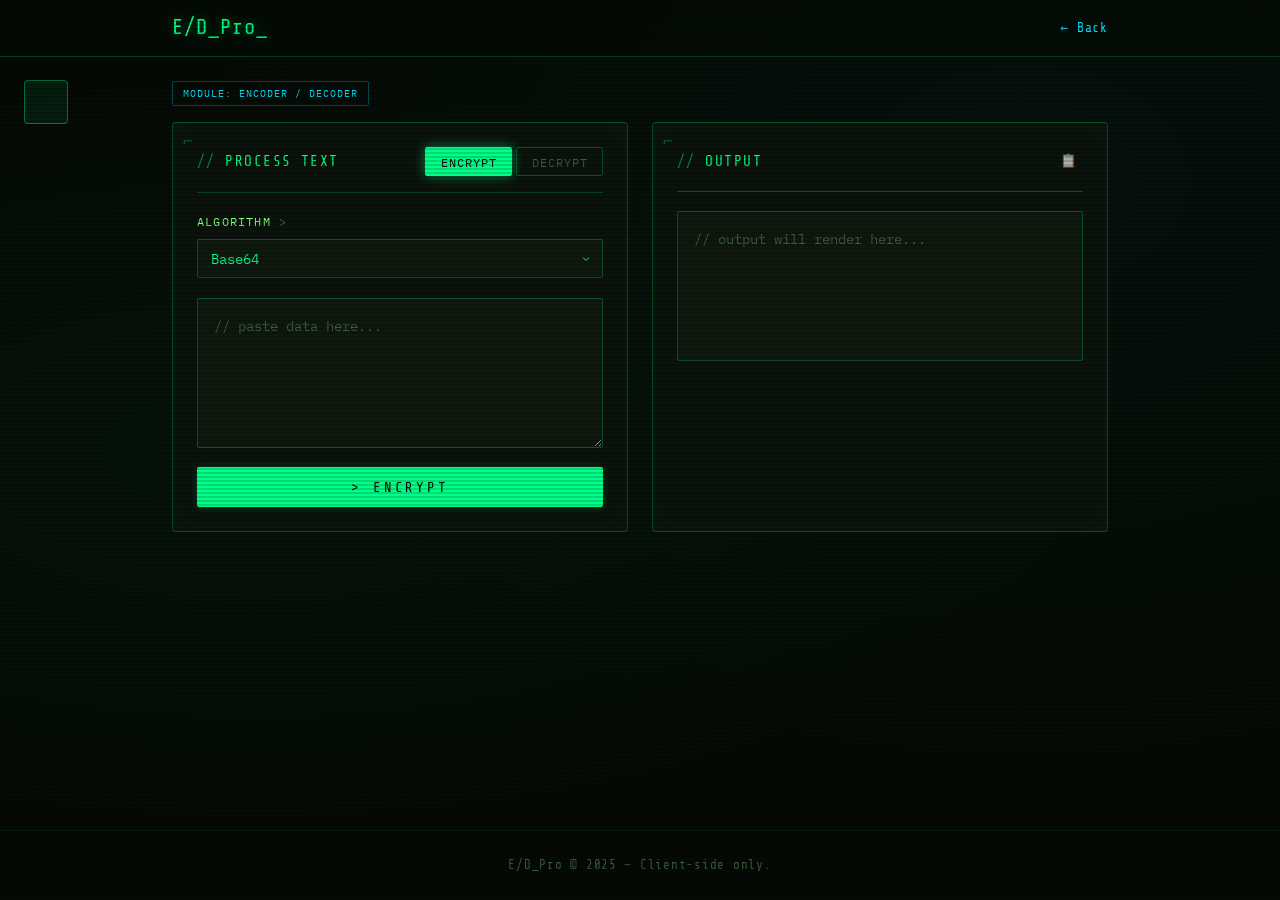
<file: Secure_crypy/index.html>
<!DOCTYPE html>
<html lang="en">
<head>
<meta charset="UTF-8">
<meta name="viewport" content="width=device-width, initial-scale=1.0">
<title>E/D Pro — Encrypt. Decode. Dominate.</title>
<link rel="stylesheet" href="style.css">
<link href="https://fonts.googleapis.com/css2?family=IBM+Plex+Mono:wght@400;600&family=Share+Tech+Mono&display=swap" rel="stylesheet">
</head>
<body>

<header>
  <div class="nav-inner">
    <div class="logo">E/D_Pro</div>
    <a href="landing.html" class="nav-back">← Back</a>
  </div>
</header>

<button id="nav-trigger" class="nav-trigger" aria-label="Menu">
  <span></span><span></span><span></span>
</button>

<div id="nav-dropdown" class="nav-dropdown">
  <div class="nav-dropdown-header">// SELECT MODULE</div>
  <button class="nav-item active" data-tab="encoder">
    <span class="nav-icon">[■]</span>
    <span class="nav-label">> Encoder / Decoder</span>
  </button>
  <button class="nav-item" data-tab="checker">
    <span class="nav-icon">[ ]</span>
    <span class="nav-label">> Password Checker</span>
  </button>
  <button class="nav-item" data-tab="file-encrypt">
    <span class="nav-icon">[ ]</span>
    <span class="nav-label">> File Encryptor</span>
  </button>
</div>
<div id="nav-overlay" class="nav-overlay"></div>

<main>
  <div class="module-badge" id="module-badge">MODULE: ENCODER / DECODER</div>

  <!-- ENCODER TAB -->
  <div id="tab-encoder" class="tab-content active grid-layout">
    <section class="glass-panel">
      <div class="panel-header">
        <h2>Process Text</h2>
        <div class="mode-select">
          <button class="mode-btn active" data-mode="encrypt">Encrypt</button>
          <button class="mode-btn" data-mode="decrypt">Decrypt</button>
        </div>
      </div>
      <div class="controls">
        <div class="control-group">
          <label>Algorithm</label>
          <select id="algorithm">
            <option value="base64">Base64</option>
            <option value="caesar">Caesar Cipher</option>
            <option value="mixed">Mixed Mode</option>
          </select>
        </div>
        <div class="control-group" id="key-group" style="display:none">
          <label>Shift (1-25)</label>
          <input type="number" id="key-input" min="1" max="25" value="3">
        </div>
      </div>
      <textarea id="input-text" placeholder="// paste data here..."></textarea>
      <button id="action-btn" class="primary-btn">> Encrypt</button>
    </section>

    <section class="glass-panel">
      <div class="panel-header">
        <h2>Output</h2>
        <button id="copy-btn" class="icon-btn">📋</button>
      </div>
      <div id="output-area" class="output-content">
        <span class="placeholder">// output will render here...</span>
      </div>
      <div id="decryption-tools" style="display:none">
        <div id="auto-detect-badge" class="info-badge">Auto-Detected: Mixed</div>
        <div id="rank-controls" class="rank-controls">
          <button id="next-match-btn" class="secondary-btn">Next Match</button>
        </div>
      </div>
    </section>
  </div>

  <!-- CHECKER TAB -->
  <div id="tab-checker" class="tab-content center-layout" style="display:none">
    <section class="glass-panel checker-panel">
      <h2>Password Strength</h2>
      <div class="input-wrapper floating-label-group">
        <input type="password" id="password-input" placeholder=" " autocomplete="off">
        <label class="floating-label">Enter password...</label>
        <button id="toggle-password" class="icon-btn">👁️</button>
      </div>
      <div class="strength-meter">
        <div class="meter-bar"><div id="strength-fill"></div></div>
        <span id="strength-text">Enter password</span>
      </div>
      <div class="analysis-grid">
        <div class="analysis-item"><span>Crack Time</span><span id="crack-time">--</span></div>
        <div class="analysis-item"><span>Entropy</span><span id="entropy-score">0 bits</span></div>
      </div>
      <ul id="password-feedback" class="feedback-list"></ul>
    </section>
  </div>

  <!-- FILE ENCRYPTOR TAB -->
  <div id="tab-file-encrypt" class="tab-content center-layout" style="display:none">
    <section class="glass-panel">
      <div class="panel-header">
        <h2>File Security</h2>
        <div class="mode-select">
          <button class="file-mode-btn active" data-file-mode="encrypt">Encrypt</button>
          <button class="file-mode-btn" data-file-mode="decrypt">Decrypt</button>
        </div>
      </div>
      <div id="file-encrypt-view" class="file-view">
        <div class="file-upload-zone" id="encrypt-drop-zone">
          <p>Drag & drop file or click</p>
          <span id="encrypt-file-name" class="file-name-display">No file</span>
          <input type="file" id="encrypt-file-input" class="hidden-file-input">
        </div>
        <button id="encrypt-file-btn" class="primary-btn" disabled>> Encrypt & Download</button>
      </div>
      <div id="file-decrypt-view" class="file-view" style="display:none">
        <div class="decrypt-uploads">
          <input type="file" id="key-file-input" class="hidden-file-input" accept=".key">
          <input type="file" id="fernet-file-input" class="hidden-file-input" accept=".fernet">
          <div class="file-upload-zone small" id="key-drop-zone">Upload .key</div>
          <div class="file-upload-zone small" id="fernet-drop-zone">Upload .fernet</div>
        </div>
        <button id="decrypt-file-btn" class="primary-btn" disabled>> Decrypt & Download</button>
      </div>
    </section>
  </div>
</main>

<footer><p>E/D_Pro © 2025 — Client-side only.</p></footer>

<script src="script.js"></script>
</body>
</html>
</file>
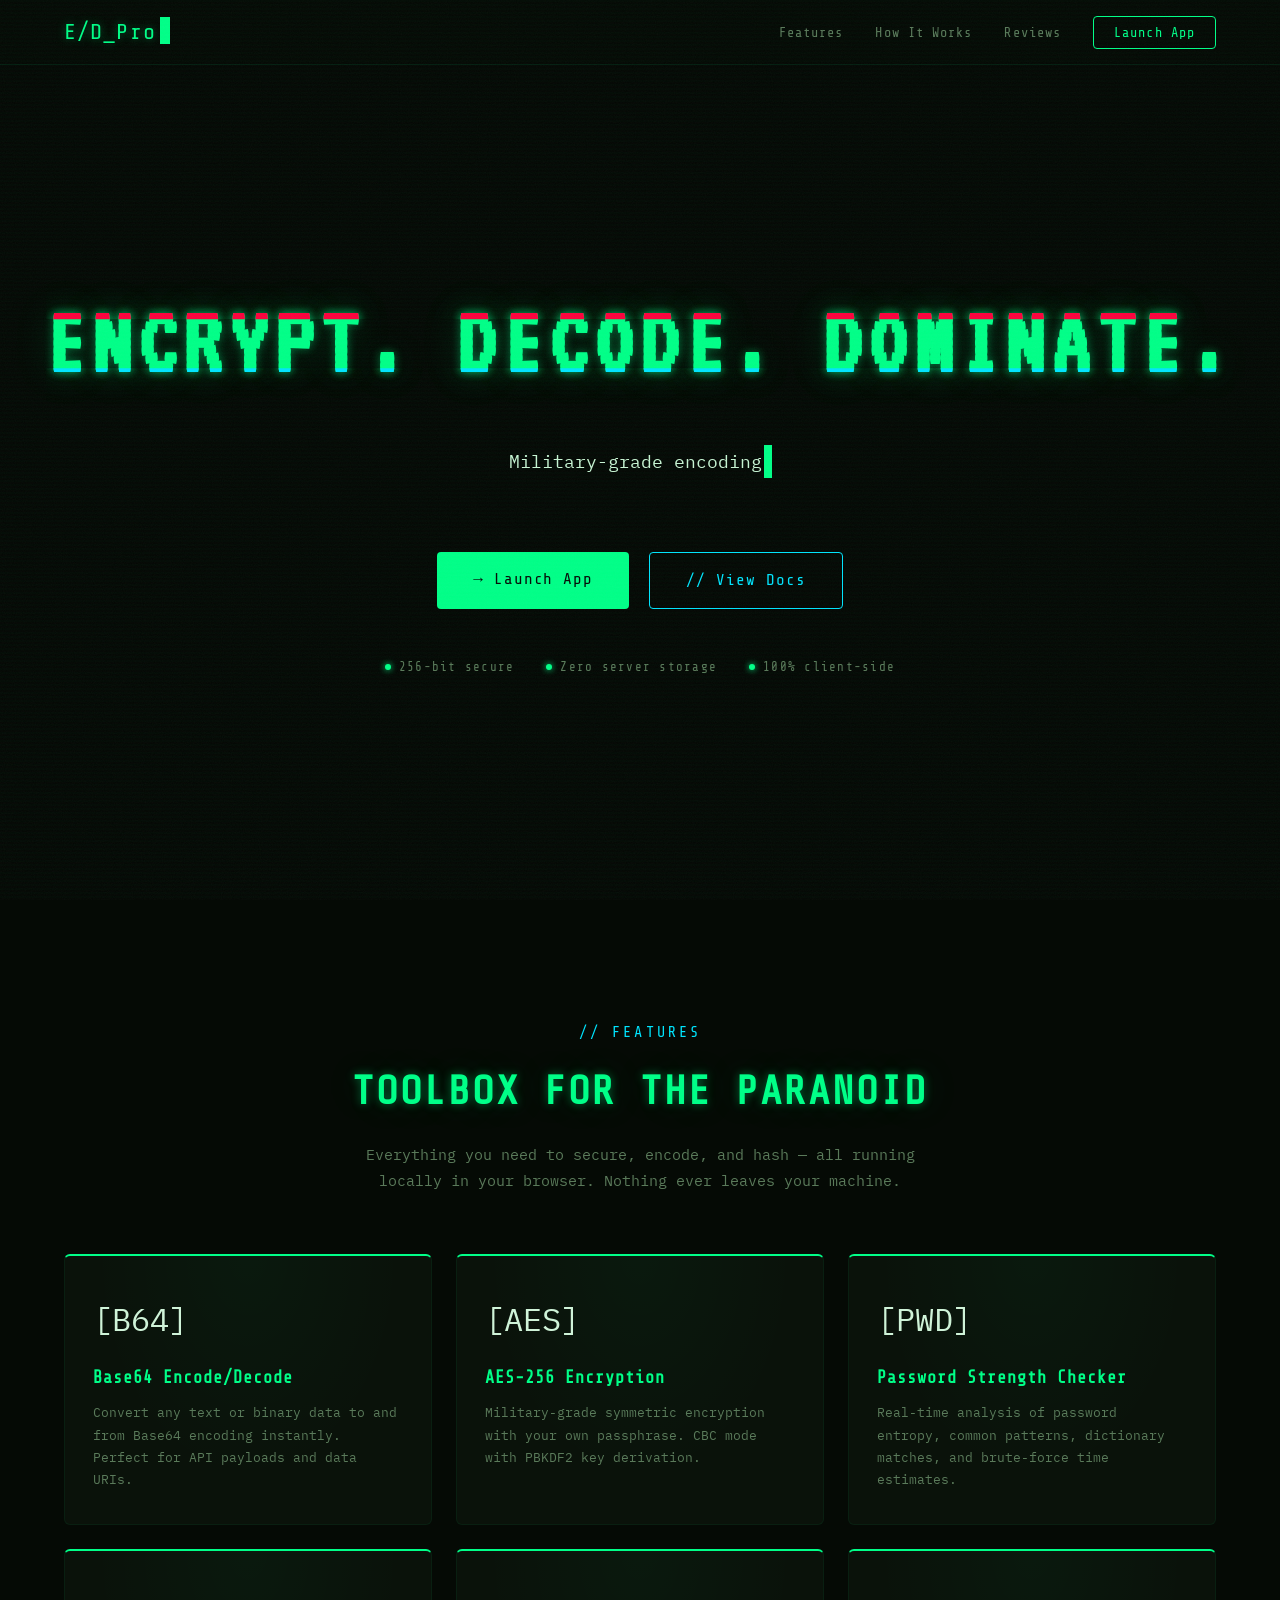
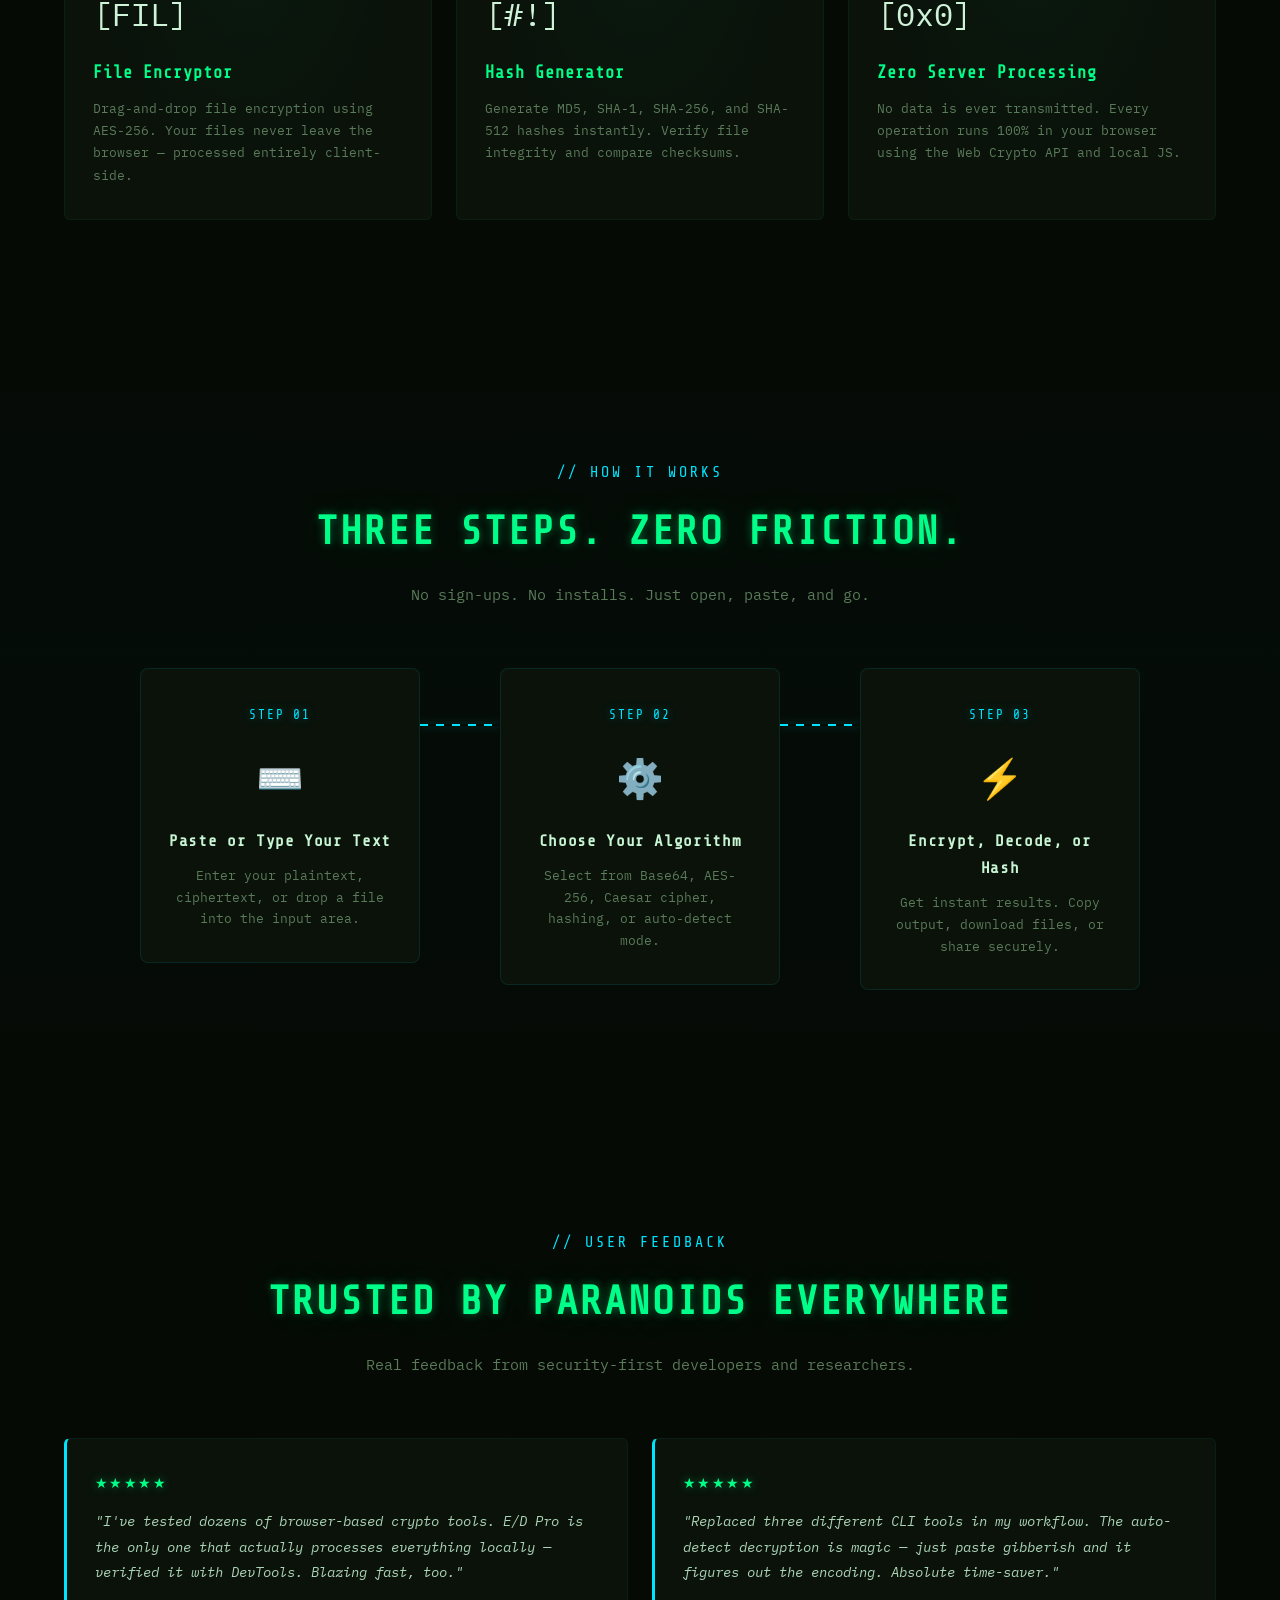
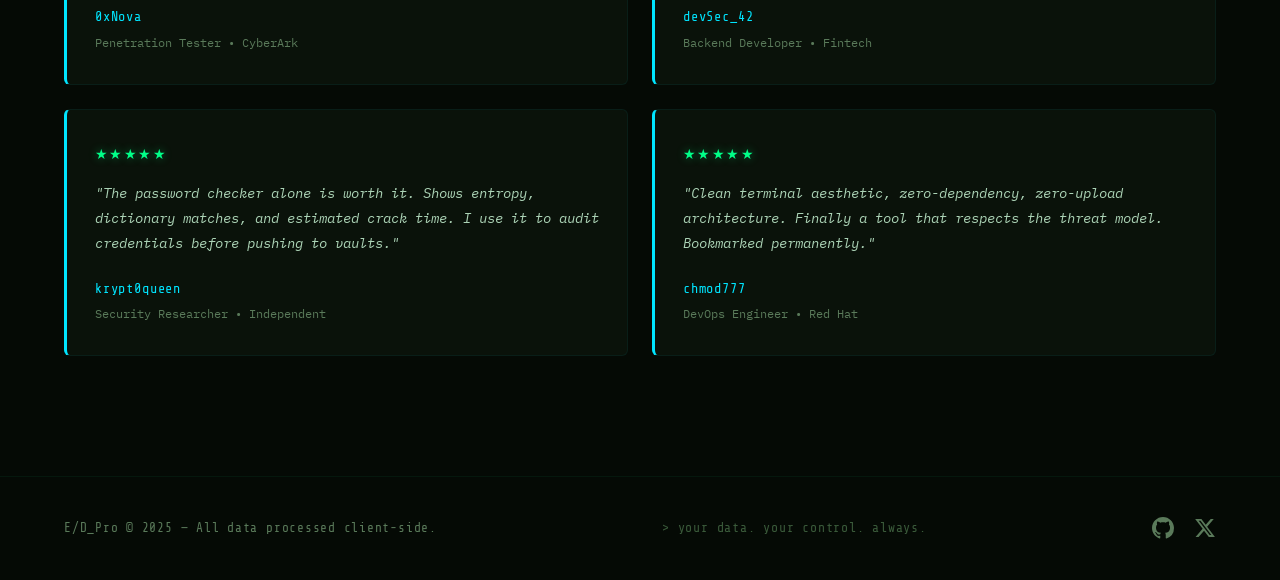
<file: Secure_crypy/landing.html>
<!DOCTYPE html>
<html lang="en">
<head>
<meta charset="UTF-8">
<meta name="viewport" content="width=device-width, initial-scale=1.0">
<title>E/D Pro — Encrypt. Decode. Dominate.</title>
<meta name="description" content="Military-grade encoding tools right in your browser. AES-256 encryption, Base64, hashing, and more — 100% client-side, zero server storage.">
<link rel="preconnect" href="https://fonts.googleapis.com">
<link rel="preconnect" href="https://fonts.gstatic.com" crossorigin>
<link href="https://fonts.googleapis.com/css2?family=IBM+Plex+Mono:wght@300;400;500;600;700&family=Share+Tech+Mono&family=VT323&display=swap" rel="stylesheet">
<style>
  :root {
    --bg-primary: #050a05;
    --bg-card: #0a120a;
    --bg-card-hover: #0f1a0f;
    --bg-navbar: rgba(5,10,5,0.85);
    --neon-green: #00ff88;
    --neon-cyan: #00e5ff;
    --neon-red: #ff003c;
    --text-primary: #c8f5d4;
    --text-dim: #5a7a5a;
    --text-muted: #3a5a3a;
    --font-display: 'Share Tech Mono','VT323',monospace;
    --font-body: 'IBM Plex Mono',monospace;
    --glow-green: 0 0 10px rgba(0,255,136,.4), 0 0 40px rgba(0,255,136,.15);
    --glow-cyan: 0 0 10px rgba(0,229,255,.4), 0 0 40px rgba(0,229,255,.15);
  }

  *,*::before,*::after { margin:0; padding:0; box-sizing:border-box; }

  html {
    scroll-behavior: smooth;
    scrollbar-width: thin;
    scrollbar-color: var(--neon-green) var(--bg-primary);
  }
  html::-webkit-scrollbar { width:6px; }
  html::-webkit-scrollbar-track { background:var(--bg-primary); }
  html::-webkit-scrollbar-thumb { background:var(--neon-green); border-radius:3px; }

  body {
    font-family: var(--font-body);
    background: var(--bg-primary);
    color: var(--text-primary);
    overflow-x: hidden;
    line-height: 1.7;
  }

  /* Scanline + Noise overlays */
  body::before {
    content:''; position:fixed; inset:0; pointer-events:none; z-index:9999;
    background: repeating-linear-gradient(0deg, transparent, transparent 2px, rgba(0,255,136,.015) 2px, rgba(0,255,136,.015) 4px);
  }
  body::after {
    content:''; position:fixed; inset:0; pointer-events:none; z-index:9998; opacity:.04;
    background-image: url("data:image/svg+xml,%3Csvg viewBox='0 0 256 256' xmlns='http://www.w3.org/2000/svg'%3E%3Cfilter id='noise'%3E%3CfeTurbulence type='fractalNoise' baseFrequency='0.9' numOctaves='4' stitchTiles='stitch'/%3E%3C/filter%3E%3Crect width='100%25' height='100%25' filter='url(%23noise)'/%3E%3C/svg%3E");
    background-size: 256px 256px;
  }

  a { color:var(--neon-green); text-decoration:none; }
  img { max-width:100%; display:block; }
  section { position:relative; }
  .container { max-width:1200px; margin:0 auto; padding:0 24px; }

  /* NAVBAR */
  #navbar {
    position:fixed; top:0; left:0; right:0; z-index:1000;
    background:var(--bg-navbar); backdrop-filter:blur(16px);
    border-bottom:1px solid rgba(0,255,136,.08); transition:box-shadow .3s;
  }
  #navbar.scrolled { box-shadow:0 2px 30px rgba(0,255,136,.06); }
  .nav-inner { display:flex; align-items:center; justify-content:space-between; height:64px; max-width:1200px; margin:0 auto; padding:0 24px; }
  .nav-logo { font-family:var(--font-display); font-size:1.4rem; color:var(--neon-green); text-shadow:var(--glow-green); letter-spacing:.05em; }
  .nav-logo .cursor { display:inline-block; width:10px; height:1.2em; background:var(--neon-green); margin-left:4px; vertical-align:text-bottom; animation:cursorBlink 1s step-end infinite; }
  .nav-links { display:flex; align-items:center; gap:32px; list-style:none; }
  .nav-links a { font-family:var(--font-display); font-size:.85rem; color:var(--text-dim); letter-spacing:.08em; transition:color .2s,text-shadow .2s; }
  .nav-links a:hover { color:var(--neon-green); text-shadow:var(--glow-green); }
  .btn-launch { color:var(--neon-green)!important; border:1px solid var(--neon-green); padding:8px 20px; border-radius:4px; transition:all .3s; }
  .btn-launch:hover { background:rgba(0,255,136,.08); box-shadow:var(--glow-green),inset 0 0 20px rgba(0,255,136,.05); }
  .nav-hamburger { display:none; flex-direction:column; gap:5px; cursor:pointer; padding:4px; background:none; border:none; }
  .nav-hamburger span { display:block; width:24px; height:2px; background:var(--neon-green); transition:all .3s; }

  /* HERO */
  #hero { min-height:100vh; display:flex; align-items:center; justify-content:center; overflow:hidden; }
  #matrixCanvas { position:absolute; inset:0; z-index:0; }
  .hero-content { position:relative; z-index:2; text-align:center; padding:120px 24px 80px; }

  .hero-title {
    font-family:'VT323',var(--font-display); font-size:clamp(2.8rem,8vw,6rem);
    color:var(--neon-green); text-transform:uppercase; letter-spacing:.08em;
    margin-bottom:20px; text-shadow:var(--glow-green); animation:glitch 3s infinite; position:relative;
  }
  .hero-title::before,.hero-title::after { content:attr(data-text); position:absolute; inset:0; overflow:hidden; }
  .hero-title::before { color:var(--neon-red); animation:glitchBefore 3s infinite; clip-path:polygon(0 0,100% 0,100% 35%,0 35%); }
  .hero-title::after  { color:var(--neon-cyan); animation:glitchAfter  3s infinite; clip-path:polygon(0 65%,100% 65%,100% 100%,0 100%); }

  @keyframes cursorBlink { 0%,100%{opacity:1} 50%{opacity:0} }
  @keyframes glitch { 0%,90%,100%{transform:translate(0)} 92%{transform:translate(-3px,1px)} 94%{transform:translate(3px,-1px)} 96%{transform:translate(-2px,-1px)} 98%{transform:translate(2px,1px)} }
  @keyframes glitchBefore { 0%,90%,100%{transform:translate(0)} 91%{transform:translate(4px,0)} 93%{transform:translate(-4px,0)} 95%{transform:translate(2px,0)} 97%{transform:translate(-2px,0)} }
  @keyframes glitchAfter  { 0%,90%,100%{transform:translate(0)} 92%{transform:translate(-3px,0)} 94%{transform:translate(3px,0)} 96%{transform:translate(-1px,0)} 98%{transform:translate(1px,0)} }
  @keyframes glowPulse { 0%,100%{box-shadow:0 0 15px rgba(0,255,136,.3)} 50%{box-shadow:0 0 25px rgba(0,255,136,.5),0 0 50px rgba(0,255,136,.15)} }

  .hero-sub { font-size:clamp(.9rem,2vw,1.15rem); color:var(--text-primary); max-width:680px; margin:0 auto 40px; line-height:1.8; min-height:3.6em; }
  .hero-sub .typed-cursor { display:inline-block; width:8px; background:var(--neon-green); margin-left:2px; animation:cursorBlink .8s step-end infinite; }

  .hero-btns { display:flex; gap:20px; justify-content:center; flex-wrap:wrap; margin-bottom:48px; }
  .btn-primary { font-family:var(--font-display); font-size:1rem; color:var(--bg-primary); background:var(--neon-green); border:none; padding:14px 36px; border-radius:4px; cursor:pointer; letter-spacing:.06em; transition:all .3s; animation:glowPulse 2s ease-in-out infinite; }
  .btn-primary:hover { transform:translateY(-2px); box-shadow:0 0 30px rgba(0,255,136,.5),0 0 60px rgba(0,255,136,.2); }
  .btn-secondary { font-family:var(--font-display); font-size:1rem; color:var(--neon-cyan); background:transparent; border:1px solid var(--neon-cyan); padding:14px 36px; border-radius:4px; cursor:pointer; letter-spacing:.06em; transition:all .3s; }
  .btn-secondary:hover { background:rgba(0,229,255,.06); box-shadow:var(--glow-cyan); transform:translateY(-2px); }

  .trust-badges { display:flex; gap:32px; justify-content:center; flex-wrap:wrap; font-family:var(--font-display); font-size:.78rem; color:var(--text-dim); letter-spacing:.1em; }
  .trust-badges span { display:flex; align-items:center; gap:8px; }
  .trust-badges .dot { width:6px; height:6px; background:var(--neon-green); border-radius:50%; box-shadow:0 0 6px var(--neon-green); }

  /* SECTION COMMON */
  .section-label { font-family:var(--font-display); font-size:clamp(.8rem,1.5vw,.95rem); color:var(--neon-cyan); letter-spacing:.2em; text-transform:uppercase; margin-bottom:12px; }
  .section-title { font-family:var(--font-display); font-size:clamp(1.6rem,4vw,2.5rem); color:var(--neon-green); text-shadow:var(--glow-green); margin-bottom:16px; text-transform:uppercase; letter-spacing:.05em; }
  .section-desc { font-size:.95rem; color:var(--text-dim); max-width:580px; margin:0 auto 60px; text-align:center; }

  /* FEATURES */
  #features { padding:120px 0; }
  .features-grid { display:grid; grid-template-columns:repeat(3,1fr); gap:24px; }
  .feature-card {
    background:var(--bg-card); border:1px solid rgba(0,255,136,.06); border-top:2px solid var(--neon-green);
    border-radius:6px; padding:36px 28px 32px; transition:all .4s cubic-bezier(.25,.46,.45,.94);
    position:relative; overflow:hidden; opacity:0; transform:translateY(30px);
  }
  .feature-card::before { content:''; position:absolute; inset:0; background:radial-gradient(ellipse at top,rgba(0,255,136,.03),transparent 60%); pointer-events:none; }
  .feature-card.visible { opacity:1; transform:translateY(0); }
  .feature-card:hover { transform:translateY(-6px); border-color:rgba(0,255,136,.2); box-shadow:0 8px 40px rgba(0,255,136,.06),inset 0 0 30px rgba(0,255,136,.02); background:var(--bg-card-hover); }
  .feature-card.visible:hover { transform:translateY(-6px); }
  .feature-icon { font-size:2rem; margin-bottom:18px; display:block; filter:saturate(.8); }
  .feature-title { font-family:var(--font-display); font-size:1.05rem; color:var(--neon-green); margin-bottom:10px; letter-spacing:.06em; }
  .feature-desc { font-size:.82rem; color:var(--text-dim); line-height:1.7; }

  /* HOW IT WORKS */
  #how-it-works { padding:120px 0; background:linear-gradient(180deg,transparent,rgba(0,229,255,.01) 40%,transparent); }
  .steps-container { display:flex; align-items:flex-start; justify-content:center; }
  .step-connector { width:80px; display:flex; align-items:center; justify-content:center; padding-top:56px; flex-shrink:0; }
  .step-connector .line { width:100%; height:2px; background:repeating-linear-gradient(90deg,var(--neon-cyan) 0,var(--neon-cyan) 8px,transparent 8px,transparent 16px); box-shadow:0 0 8px rgba(0,229,255,.3); }
  .step-card { background:var(--bg-card); border:1px solid rgba(0,229,255,.1); border-radius:8px; padding:36px 28px 32px; text-align:center; width:280px; flex-shrink:0; opacity:0; transform:translateY(30px); transition:all .5s cubic-bezier(.25,.46,.45,.94); }
  .step-card.visible { opacity:1; transform:translateY(0); }
  .step-number { font-family:var(--font-display); font-size:.8rem; color:var(--neon-cyan); text-shadow:var(--glow-cyan); letter-spacing:.15em; margin-bottom:20px; text-transform:uppercase; }
  .step-icon { font-size:2.4rem; margin-bottom:16px; }
  .step-title { font-family:var(--font-display); font-size:1rem; color:var(--text-primary); margin-bottom:10px; letter-spacing:.04em; }
  .step-desc { font-size:.8rem; color:var(--text-dim); line-height:1.7; }

  /* REVIEWS */
  #reviews { padding:120px 0; }
  .reviews-grid { display:grid; grid-template-columns:repeat(2,1fr); gap:24px; }
  .review-card { background:var(--bg-card); border:1px solid rgba(0,229,255,.06); border-left:3px solid var(--neon-cyan); border-radius:6px; padding:32px 28px; transition:all .3s; position:relative; overflow:hidden; opacity:0; transform:translateY(20px); }
  .review-card::before { content:''; position:absolute; inset:0; pointer-events:none; opacity:0; background:repeating-linear-gradient(0deg,transparent,transparent 2px,rgba(0,229,255,.02) 2px,rgba(0,229,255,.02) 4px); transition:opacity .3s; }
  .review-card:hover::before { opacity:1; }
  .review-card:hover { border-left-color:var(--neon-green); background:var(--bg-card-hover); }
  .review-card.visible { opacity:1; transform:translateY(0); }
  .review-stars { color:var(--neon-green); font-size:.9rem; margin-bottom:14px; text-shadow:var(--glow-green); letter-spacing:.1em; }
  .review-text { font-size:.88rem; color:var(--text-primary); line-height:1.8; margin-bottom:20px; font-style:italic; opacity:.85; }
  .review-author { font-family:var(--font-display); font-size:.85rem; color:var(--neon-cyan); letter-spacing:.06em; }
  .review-role { font-size:.72rem; color:var(--text-dim); margin-top:4px; }

  /* FOOTER */
  #footer { border-top:1px solid rgba(0,255,136,.06); padding:40px 0; }
  .footer-inner { display:flex; align-items:center; justify-content:space-between; flex-wrap:wrap; gap:20px; }
  .footer-left { font-family:var(--font-display); font-size:.8rem; color:var(--text-dim); letter-spacing:.06em; }
  .footer-center { font-family:var(--font-display); font-size:.82rem; color:var(--text-muted); letter-spacing:.06em; }
  .footer-right { display:flex; gap:20px; }
  .footer-right a { color:var(--text-dim); transition:all .3s; display:flex; }
  .footer-right a:hover { color:var(--neon-green); filter:drop-shadow(0 0 6px rgba(0,255,136,.5)); }
  .footer-right svg { width:22px; height:22px; }

  /* SCROLL REVEAL UTILITY */
  .reveal { opacity:0; transform:translateY(30px); transition:opacity .6s cubic-bezier(.25,.46,.45,.94),transform .6s cubic-bezier(.25,.46,.45,.94); }
  .reveal.visible { opacity:1; transform:translateY(0); }

  /* RESPONSIVE */
  @media (max-width:1024px) {
    .features-grid { grid-template-columns:repeat(2,1fr); }
    .step-connector { width:40px; }
    .step-card { width:220px; padding:28px 20px 24px; }
  }
  @media (max-width:768px) {
    .nav-links { display:none; }
    .nav-links.open { display:flex; flex-direction:column; position:absolute; top:64px; left:0; right:0; background:var(--bg-navbar); backdrop-filter:blur(16px); padding:20px 24px; gap:16px; border-bottom:1px solid rgba(0,255,136,.08); }
    .nav-hamburger { display:flex; }
    .features-grid { grid-template-columns:1fr; max-width:480px; margin:0 auto; }
    .steps-container { flex-direction:column; align-items:center; gap:24px; }
    .step-connector { width:2px; height:50px; padding-top:0; }
    .step-connector .line { width:2px; height:100%; background:repeating-linear-gradient(180deg,var(--neon-cyan) 0,var(--neon-cyan) 8px,transparent 8px,transparent 16px); }
    .step-card { width:100%; max-width:380px; }
    .reviews-grid { grid-template-columns:1fr; max-width:520px; margin:0 auto; }
    .footer-inner { flex-direction:column; text-align:center; }
    .hero-title { font-size:clamp(2rem,10vw,3.5rem); }
    .trust-badges { flex-direction:column; gap:12px; }
  }
  @media (max-width:480px) {
    .hero-content { padding:100px 16px 60px; }
    .hero-btns { flex-direction:column; align-items:center; }
    .btn-primary,.btn-secondary { width:100%; max-width:280px; text-align:center; }
    .feature-card { padding:28px 20px 24px; }
  }
</style>
</head>
<body>

<nav id="navbar">
  <div class="nav-inner">
    <a href="#hero" class="nav-logo">E/D_Pro<span class="cursor"></span></a>
    <ul class="nav-links" id="navLinks">
      <li><a href="#features">Features</a></li>
      <li><a href="#how-it-works">How It Works</a></li>
      <li><a href="#reviews">Reviews</a></li>
      <li><a href="index.html" class="btn-launch">Launch App</a></li>
    </ul>
    <button class="nav-hamburger" id="navToggle" aria-label="Toggle navigation">
      <span></span><span></span><span></span>
    </button>
  </div>
</nav>

<section id="hero">
  <canvas id="matrixCanvas"></canvas>
  <div class="hero-content">
    <h1 class="hero-title" data-text="ENCRYPT. DECODE. DOMINATE.">ENCRYPT. DECODE. DOMINATE.</h1>
    <p class="hero-sub" id="heroSub" aria-label="Military-grade encoding tools, right in your browser. No installs. No leaks. No limits."></p>
    <div class="hero-btns">
      <a href="index.html" class="btn-primary">→ Launch App</a>
      <a href="#features" class="btn-secondary">// View Docs</a>
    </div>
    <div class="trust-badges">
      <span><span class="dot"></span>256-bit secure</span>
      <span><span class="dot"></span>Zero server storage</span>
      <span><span class="dot"></span>100% client-side</span>
    </div>
  </div>
</section>

<section id="features">
  <div class="container">
    <div style="text-align:center">
      <p class="section-label reveal">// FEATURES</p>
      <h2 class="section-title reveal">Toolbox for the Paranoid</h2>
      <p class="section-desc reveal">Everything you need to secure, encode, and hash — all running locally in your browser. Nothing ever leaves your machine.</p>
    </div>
    <div class="features-grid">
      <div class="feature-card"><span class="feature-icon">[B64]</span><h3 class="feature-title">Base64 Encode/Decode</h3><p class="feature-desc">Convert any text or binary data to and from Base64 encoding instantly. Perfect for API payloads and data URIs.</p></div>
      <div class="feature-card"><span class="feature-icon">[AES]</span><h3 class="feature-title">AES-256 Encryption</h3><p class="feature-desc">Military-grade symmetric encryption with your own passphrase. CBC mode with PBKDF2 key derivation.</p></div>
      <div class="feature-card"><span class="feature-icon">[PWD]</span><h3 class="feature-title">Password Strength Checker</h3><p class="feature-desc">Real-time analysis of password entropy, common patterns, dictionary matches, and brute-force time estimates.</p></div>
      <div class="feature-card"><span class="feature-icon">[FIL]</span><h3 class="feature-title">File Encryptor</h3><p class="feature-desc">Drag-and-drop file encryption using AES-256. Your files never leave the browser — processed entirely client-side.</p></div>
      <div class="feature-card"><span class="feature-icon">[#!]</span><h3 class="feature-title">Hash Generator</h3><p class="feature-desc">Generate MD5, SHA-1, SHA-256, and SHA-512 hashes instantly. Verify file integrity and compare checksums.</p></div>
      <div class="feature-card"><span class="feature-icon">[0x0]</span><h3 class="feature-title">Zero Server Processing</h3><p class="feature-desc">No data is ever transmitted. Every operation runs 100% in your browser using the Web Crypto API and local JS.</p></div>
    </div>
  </div>
</section>

<section id="how-it-works">
  <div class="container">
    <div style="text-align:center">
      <p class="section-label reveal">// HOW IT WORKS</p>
      <h2 class="section-title reveal">Three Steps. Zero Friction.</h2>
      <p class="section-desc reveal">No sign-ups. No installs. Just open, paste, and go.</p>
    </div>
    <div class="steps-container">
      <div class="step-card"><p class="step-number">Step 01</p><div class="step-icon">⌨️</div><h3 class="step-title">Paste or Type Your Text</h3><p class="step-desc">Enter your plaintext, ciphertext, or drop a file into the input area.</p></div>
      <div class="step-connector"><div class="line"></div></div>
      <div class="step-card"><p class="step-number">Step 02</p><div class="step-icon">⚙️</div><h3 class="step-title">Choose Your Algorithm</h3><p class="step-desc">Select from Base64, AES-256, Caesar cipher, hashing, or auto-detect mode.</p></div>
      <div class="step-connector"><div class="line"></div></div>
      <div class="step-card"><p class="step-number">Step 03</p><div class="step-icon">⚡</div><h3 class="step-title">Encrypt, Decode, or Hash</h3><p class="step-desc">Get instant results. Copy output, download files, or share securely.</p></div>
    </div>
  </div>
</section>

<section id="reviews">
  <div class="container">
    <div style="text-align:center">
      <p class="section-label reveal">// USER FEEDBACK</p>
      <h2 class="section-title reveal">Trusted by Paranoids Everywhere</h2>
      <p class="section-desc reveal">Real feedback from security-first developers and researchers.</p>
    </div>
    <div class="reviews-grid">
      <div class="review-card"><div class="review-stars">★★★★★</div><p class="review-text">"I've tested dozens of browser-based crypto tools. E/D Pro is the only one that actually processes everything locally — verified it with DevTools. Blazing fast, too."</p><p class="review-author">0xNova</p><p class="review-role">Penetration Tester • CyberArk</p></div>
      <div class="review-card"><div class="review-stars">★★★★★</div><p class="review-text">"Replaced three different CLI tools in my workflow. The auto-detect decryption is magic — just paste gibberish and it figures out the encoding. Absolute time-saver."</p><p class="review-author">devSec_42</p><p class="review-role">Backend Developer • Fintech</p></div>
      <div class="review-card"><div class="review-stars">★★★★★</div><p class="review-text">"The password checker alone is worth it. Shows entropy, dictionary matches, and estimated crack time. I use it to audit credentials before pushing to vaults."</p><p class="review-author">krypt0queen</p><p class="review-role">Security Researcher • Independent</p></div>
      <div class="review-card"><div class="review-stars">★★★★★</div><p class="review-text">"Clean terminal aesthetic, zero-dependency, zero-upload architecture. Finally a tool that respects the threat model. Bookmarked permanently."</p><p class="review-author">chmod777</p><p class="review-role">DevOps Engineer • Red Hat</p></div>
    </div>
  </div>
</section>

<footer id="footer">
  <div class="container">
    <div class="footer-inner">
      <div class="footer-left">E/D_Pro © 2025 — All data processed client-side.</div>
      <div class="footer-center">> your data. your control. always.</div>
      <div class="footer-right">
        <a href="#" aria-label="GitHub"><svg viewBox="0 0 24 24" fill="currentColor"><path d="M12 0C5.37 0 0 5.37 0 12c0 5.31 3.435 9.795 8.205 11.385.6.105.825-.255.825-.57 0-.285-.015-1.23-.015-2.235-3.015.555-3.795-.735-4.035-1.41-.135-.345-.72-1.41-1.23-1.695-.42-.225-1.02-.78-.015-.795.945-.015 1.62.87 1.845 1.23 1.08 1.815 2.805 1.305 3.495.99.105-.78.42-1.305.765-1.605-2.67-.3-5.46-1.335-5.46-5.925 0-1.305.465-2.385 1.23-3.225-.12-.3-.54-1.53.12-3.18 0 0 1.005-.315 3.3 1.23.96-.27 1.98-.405 3-.405s2.04.135 3 .405c2.295-1.56 3.3-1.23 3.3-1.23.66 1.65.24 2.88.12 3.18.765.84 1.23 1.905 1.23 3.225 0 4.605-2.805 5.625-5.475 5.925.435.375.81 1.095.81 2.22 0 1.605-.015 2.895-.015 3.3 0 .315.225.69.825.57A12.02 12.02 0 0024 12c0-6.63-5.37-12-12-12z"/></svg></a>
        <a href="#" aria-label="Twitter / X"><svg viewBox="0 0 24 24" fill="currentColor"><path d="M18.244 2.25h3.308l-7.227 8.26 8.502 11.24H16.17l-5.214-6.817L4.99 21.75H1.68l7.73-8.835L1.254 2.25H8.08l4.713 6.231zm-1.161 17.52h1.833L7.084 4.126H5.117z"/></svg></a>
      </div>
    </div>
  </div>
</footer>

<script>
(function(){
  'use strict';

  // Matrix Rain
  const canvas = document.getElementById('matrixCanvas');
  const ctx = canvas.getContext('2d');
  const chars = 'ABCDEFGHIJKLMNOPQRSTUVWXYZabcdefghijklmnopqrstuvwxyz0123456789@#$%&*<>{}[]=/\\|~^';
  const fontSize = 14;
  let columns, drops;

  function initMatrix() {
    canvas.width = window.innerWidth;
    canvas.height = window.innerHeight;
    columns = Math.floor(canvas.width / fontSize);
    drops = Array.from({length: columns}, () => Math.random() * -100);
  }
  initMatrix();
  window.addEventListener('resize', initMatrix);

  function drawMatrix() {
    ctx.fillStyle = 'rgba(5,10,5,0.06)';
    ctx.fillRect(0, 0, canvas.width, canvas.height);
    ctx.font = fontSize + 'px "Share Tech Mono",monospace';
    for (let i = 0; i < drops.length; i++) {
      const char = chars[Math.floor(Math.random() * chars.length)];
      const b = Math.random();
      if (b > 0.95) { ctx.fillStyle = '#fff'; ctx.shadowBlur = 15; ctx.shadowColor = '#00ff88'; }
      else if (b > 0.7) { ctx.fillStyle = '#00ff88'; ctx.shadowBlur = 8; ctx.shadowColor = '#00ff88'; }
      else { ctx.fillStyle = 'rgba(0,255,136,' + (0.15 + Math.random() * 0.3) + ')'; ctx.shadowBlur = 0; }
      ctx.fillText(char, i * fontSize, drops[i] * fontSize);
      ctx.shadowBlur = 0;
      if (drops[i] * fontSize > canvas.height && Math.random() > 0.975) drops[i] = 0;
      drops[i] += 0.5 + Math.random() * 0.5;
    }
  }
  (function animate(){ drawMatrix(); requestAnimationFrame(animate); })();

  // Typewriter
  const heroSub = document.getElementById('heroSub');
  const typeText = 'Military-grade encoding tools, right in your browser. No installs. No leaks. No limits.';
  let idx = 0;
  function typeWriter() {
    heroSub.innerHTML = typeText.substring(0, idx) + '<span class="typed-cursor">&nbsp;</span>';
    if (idx++ <= typeText.length) setTimeout(typeWriter, 32 + Math.random() * 30);
  }
  setTimeout(typeWriter, 800);

  // Navbar scroll
  const navbar = document.getElementById('navbar');
  window.addEventListener('scroll', () => navbar.classList.toggle('scrolled', window.scrollY > 50), {passive:true});

  // Mobile nav
  const navToggle = document.getElementById('navToggle');
  const navLinks = document.getElementById('navLinks');
  navToggle.addEventListener('click', () => navLinks.classList.toggle('open'));
  navLinks.querySelectorAll('a').forEach(a => a.addEventListener('click', () => navLinks.classList.remove('open')));

  // Scroll reveal
  const observer = new IntersectionObserver((entries) => {
    entries.forEach(entry => {
      if (!entry.isIntersecting) return;
      const el = entry.target;
      const siblings = Array.from(el.parentElement?.children || []).filter(c =>
        c.classList.contains('feature-card') || c.classList.contains('step-card') ||
        c.classList.contains('review-card') || c.classList.contains('reveal')
      );
      setTimeout(() => el.classList.add('visible'), Math.max(0, siblings.indexOf(el)) * 100);
      observer.unobserve(el);
    });
  }, {threshold: 0.1, rootMargin: '0px 0px -40px 0px'});

  document.querySelectorAll('.feature-card,.step-card,.review-card,.reveal').forEach(el => observer.observe(el));
})();
</script>
</body>
</html>
</file>
<file: Secure_crypy/style.css>
:root {
  --bg-primary: #050a05;
  --bg-panel: #0b120b;
  --bg-panel-2: #0f180f;
  --accent-green: #00ff88;
  --accent-cyan: #00e5ff;
  --accent-red: #ff003c;
  --text-primary: #00ff88;
  --text-secondary: #7fff7f;
  --text-dim: #3a5c3a;
  --border-neon: rgba(0,255,136,.25);
  --border-active: rgba(0,255,136,.8);
  --glow-green: 0 0 12px rgba(0,255,136,.5);
  --glow-cyan: 0 0 12px rgba(0,229,255,.5);
  --font-display: 'Share Tech Mono',monospace;
  --font-body: 'IBM Plex Mono',monospace;
}

*,*::before,*::after { box-sizing:border-box; margin:0; padding:0; }

html {
  scroll-behavior:smooth;
  scrollbar-width:thin;
  scrollbar-color:var(--accent-green) var(--bg-primary);
}
html::-webkit-scrollbar { width:4px; }
html::-webkit-scrollbar-track { background:var(--bg-primary); }
html::-webkit-scrollbar-thumb { background:var(--accent-green); border-radius:2px; }

body {
  font-family:var(--font-body);
  background-color:var(--bg-primary);
  background-image:
    radial-gradient(ellipse at 20% 50%,rgba(0,255,136,.04) 0%,transparent 60%),
    radial-gradient(ellipse at 80% 20%,rgba(0,229,255,.03) 0%,transparent 60%);
  color:var(--text-secondary);
  min-height:100vh;
  display:flex; flex-direction:column; align-items:center;
  overflow-x:hidden; line-height:1.7;
}

body::before {
  content:''; position:fixed; inset:0; pointer-events:none; z-index:9999;
  background:repeating-linear-gradient(0deg,transparent 0px,transparent 2px,rgba(0,0,0,.15) 2px,rgba(0,0,0,.15) 4px);
}

*:focus { outline:none; }
a { color:var(--accent-green); text-decoration:none; }

/* NAVBAR */
header {
  width:100%; position:sticky; top:0; z-index:100;
  background:rgba(5,10,5,.85); backdrop-filter:blur(12px);
  border-bottom:1px solid var(--border-neon);
}
header::before {
  content:''; position:absolute; inset:0; pointer-events:none;
  background:repeating-linear-gradient(0deg,transparent 0px,transparent 2px,rgba(0,255,136,.01) 2px,rgba(0,255,136,.01) 4px);
}
.nav-inner { max-width:1000px; margin:0 auto; padding:0 2rem; height:56px; display:flex; align-items:center; justify-content:space-between; }
.logo { font-family:var(--font-display); font-size:1.3rem; color:var(--accent-green); text-shadow:0 0 10px rgba(0,255,136,.4),0 0 40px rgba(0,255,136,.15); letter-spacing:.05em; }
.logo::after { content:'_'; animation:blink 1s step-end infinite; }
@keyframes blink { 0%,100%{opacity:1} 50%{opacity:0} }
.nav-back { font-family:var(--font-display); font-size:.82rem; color:var(--accent-cyan); letter-spacing:.06em; transition:all .3s; }
.nav-back:hover { text-shadow:var(--glow-cyan); }

/* MAIN */
main { flex:1; width:100%; max-width:1000px; padding:1.5rem 2rem 2rem; display:flex; flex-direction:column; gap:1.5rem; }

/* FLOATING NAV */
.nav-trigger {
  position:fixed; top:80px; left:24px; z-index:1000;
  width:44px; height:44px; background:rgba(0,255,136,.08);
  border:1px solid rgba(0,255,136,.4); border-radius:4px;
  cursor:pointer; display:flex; flex-direction:column; align-items:center; justify-content:center;
  gap:4px; padding:0; transition:all .2s;
}
.nav-trigger:hover,.nav-trigger.open { background:rgba(0,255,136,.15); box-shadow:0 0 12px rgba(0,255,136,.4); }
.burger-line { display:block; width:18px; height:2px; background:var(--accent-green); border-radius:1px; transition:transform .25s,opacity .25s; transform-origin:center; }
.nav-trigger.open .burger-line:nth-child(1) { transform:translateY(6px) rotate(45deg); }
.nav-trigger.open .burger-line:nth-child(2) { opacity:0; }
.nav-trigger.open .burger-line:nth-child(3) { transform:translateY(-6px) rotate(-45deg); }

/* DROPDOWN */
.nav-dropdown {
  position:fixed; top:128px; left:24px; width:240px; z-index:1000;
  background:rgba(5,10,5,.95); border:1px solid rgba(0,255,136,.3); border-radius:4px;
  box-shadow:0 0 24px rgba(0,255,136,.15),inset 0 0 20px rgba(0,255,136,.02);
  backdrop-filter:blur(12px); opacity:0; transform:translateY(-8px);
  pointer-events:none; transition:opacity .2s,transform .2s;
}
.nav-dropdown.visible { opacity:1; transform:translateY(0); pointer-events:all; }
.nav-dropdown-header { font-family:var(--font-display); font-size:10px; letter-spacing:.2em; color:rgba(0,255,136,.4); padding:8px 16px 12px; border-bottom:1px solid rgba(0,255,136,.1); user-select:none; }

.nav-item { display:flex; align-items:center; gap:10px; width:100%; padding:12px 16px; background:none; border:none; border-left:3px solid transparent; font-family:var(--font-display); font-size:13px; text-transform:uppercase; letter-spacing:.12em; color:rgba(0,255,136,.5); cursor:pointer; transition:all .15s; text-align:left; }
.nav-item:hover { color:var(--accent-green); background:rgba(0,255,136,.06); border-left-color:rgba(0,255,136,.4); }
.nav-item.active { color:var(--accent-green); background:rgba(0,255,136,.1); border-left-color:var(--accent-green); box-shadow:inset 0 0 12px rgba(0,255,136,.05); text-shadow:0 0 8px rgba(0,255,136,.6); }
.nav-icon { font-family:var(--font-display); font-size:11px; min-width:24px; text-align:center; }
.nav-label { flex:1; }

.nav-overlay { display:none; position:fixed; inset:0; z-index:999; background:rgba(0,0,0,.6); opacity:0; transition:opacity .2s; }
.nav-overlay.visible { display:block; opacity:1; }

.module-badge { font-family:var(--font-body); font-size:10px; color:var(--accent-cyan); border:1px solid rgba(0,229,255,.3); padding:3px 10px; border-radius:2px; display:inline-block; align-self:flex-start; letter-spacing:.1em; text-transform:uppercase; margin-bottom:-.5rem; }

/* TAB CONTENT */
.tab-content { width:100%; animation:fadeSlideUp .35s cubic-bezier(.25,.46,.45,.94); }
@keyframes fadeSlideUp { from{opacity:0;transform:translateY(12px)} to{opacity:1;transform:translateY(0)} }
.grid-layout { display:grid; grid-template-columns:1fr 1fr; gap:1.5rem; }
.center-layout { display:flex; justify-content:center; }

/* GLASS PANEL */
.glass-panel {
  background:var(--bg-panel); border:1px solid var(--border-neon); border-radius:4px;
  padding:1.5rem; display:flex; flex-direction:column; gap:1.2rem;
  position:relative; overflow:hidden; box-shadow:inset 0 0 30px rgba(0,255,136,.03); transition:box-shadow .3s;
}
.glass-panel:hover { box-shadow:inset 0 0 30px rgba(0,255,136,.03),var(--glow-green); }
.glass-panel::before { content:'⌐'; position:absolute; top:6px; left:10px; font-family:var(--font-display); font-size:1rem; color:var(--accent-green); opacity:.3; pointer-events:none; }
.glass-panel::after { content:''; position:absolute; inset:0; pointer-events:none; background:repeating-linear-gradient(0deg,transparent 0px,transparent 2px,rgba(0,255,136,.015) 2px,rgba(0,255,136,.015) 4px); opacity:.3; border-radius:4px; }

/* PANEL HEADER */
.panel-header { display:flex; justify-content:space-between; align-items:center; border-bottom:1px solid var(--border-neon); padding-bottom:1rem; }
.panel-header h2 { font-family:var(--font-display); font-size:.9rem; font-weight:400; color:var(--accent-green); text-transform:uppercase; letter-spacing:.1em; }
.panel-header h2::before { content:'// '; opacity:.5; }

/* MODE BUTTONS */
.mode-select { display:flex; gap:4px; }
.mode-btn,.file-mode-btn { background:transparent; border:1px solid var(--border-neon); color:var(--text-dim); padding:.35rem .9rem; border-radius:2px; font-family:var(--font-body); font-size:.78rem; cursor:pointer; transition:all .3s; text-transform:uppercase; letter-spacing:.08em; }
.mode-btn.active,.file-mode-btn.active { background:var(--accent-green); color:var(--bg-primary); border-color:var(--accent-green); box-shadow:var(--glow-green); }

/* CONTROLS */
.controls { display:flex; gap:1rem; flex-wrap:wrap; }
.control-group { display:flex; flex-direction:column; gap:.4rem; flex:1; }
label { font-family:var(--font-body); font-size:.75rem; color:var(--text-secondary); text-transform:uppercase; letter-spacing:.1em; }
label::after { content:' >'; opacity:.4; }

select,input[type="number"] { background:var(--bg-panel-2); border:1px solid var(--border-neon); color:var(--accent-green); padding:.6rem .8rem; border-radius:2px; font-family:var(--font-body); font-size:.85rem; width:100%; appearance:none; -webkit-appearance:none; cursor:pointer; transition:border-color .3s,box-shadow .3s; }
select { background-image:url("data:image/svg+xml,%3Csvg xmlns='http://www.w3.org/2000/svg' width='12' height='12' viewBox='0 0 24 24' fill='none' stroke='%2300ff88' stroke-width='2'%3E%3Cpolyline points='6 9 12 15 18 9'/%3E%3C/svg%3E"); background-repeat:no-repeat; background-position:right 10px center; padding-right:32px; }
select option { background:var(--bg-panel); color:var(--accent-green); }
select:focus,input:focus,textarea:focus { border-color:var(--border-active); box-shadow:var(--glow-green); }

/* TEXTAREA */
textarea { background:var(--bg-panel-2); border:1px solid var(--border-neon); color:var(--accent-green); padding:1rem; border-radius:2px; font-family:var(--font-body); font-size:.88rem; resize:vertical; min-height:150px; flex:1; line-height:1.6; transition:border-color .3s,box-shadow .3s; }
textarea::placeholder { color:var(--text-dim); }
textarea::-webkit-scrollbar { width:4px; }
textarea::-webkit-scrollbar-track { background:var(--bg-primary); }
textarea::-webkit-scrollbar-thumb { background:var(--accent-green); border-radius:2px; }

/* BUTTONS */
.primary-btn { background:var(--accent-green); color:var(--bg-primary); border:none; padding:.8rem 1.5rem; border-radius:2px; font-family:var(--font-display); font-size:.88rem; text-transform:uppercase; letter-spacing:.2em; cursor:pointer; transition:all .2s; box-shadow:0 0 10px rgba(0,255,136,.2); display:flex; align-items:center; justify-content:center; gap:.5rem; }
.primary-btn:hover { box-shadow:var(--glow-green),0 0 30px rgba(0,255,136,.2); filter:brightness(1.1); }
.primary-btn:active { transform:scale(.98); }
.primary-btn:disabled { opacity:.35; cursor:not-allowed; }
.primary-btn:disabled:hover { box-shadow:0 0 10px rgba(0,255,136,.2); filter:none; }

.secondary-btn { background:transparent; border:1px solid var(--accent-cyan); color:var(--accent-cyan); padding:.4rem .8rem; border-radius:2px; cursor:pointer; font-family:var(--font-body); font-size:.8rem; letter-spacing:.08em; transition:all .3s; }
.secondary-btn:hover { background:rgba(0,229,255,.08); box-shadow:var(--glow-cyan); }

.icon-btn { background:none; border:none; color:var(--accent-cyan); opacity:.7; cursor:pointer; padding:.4rem; border-radius:2px; transition:all .3s; }
.icon-btn:hover { opacity:1; text-shadow:var(--glow-cyan); background:rgba(0,229,255,.06); }

/* OUTPUT */
.output-content { background:var(--bg-panel-2); border:1px solid var(--border-neon); border-radius:2px; padding:1rem; min-height:150px; word-break:break-all; font-family:var(--font-body); font-size:.88rem; color:var(--accent-green); overflow-y:auto; max-height:300px; line-height:1.6; }
.output-content::-webkit-scrollbar { width:4px; }
.output-content::-webkit-scrollbar-track { background:var(--bg-primary); }
.output-content::-webkit-scrollbar-thumb { background:var(--accent-green); border-radius:2px; }
.placeholder { color:var(--text-dim); font-family:var(--font-body); }

/* DECRYPTION TOOLS */
.info-badge { background:rgba(0,255,136,.1); color:var(--accent-green); padding:.3rem .6rem; border-radius:2px; font-size:.75rem; font-family:var(--font-display); display:inline-block; margin-top:.5rem; border:1px solid rgba(0,255,136,.2); letter-spacing:.06em; }
.rank-controls { display:flex; align-items:center; gap:1rem; color:var(--text-secondary); font-family:var(--font-body); font-size:.8rem; }

/* PASSWORD CHECKER */
.checker-panel { width:100%; max-width:600px; }
.input-wrapper { position:relative; display:flex; align-items:center; }
.input-wrapper input { width:100%; padding:.9rem 3rem .9rem 1rem; background:var(--bg-panel-2); border:1px solid var(--border-neon); color:var(--accent-green); font-family:var(--font-body); font-size:1rem; letter-spacing:1px; border-radius:2px; transition:border-color .3s,box-shadow .3s; }
.input-wrapper input::placeholder { color:var(--text-dim); }
.input-wrapper input:focus { border-color:var(--border-active); box-shadow:var(--glow-green); }
.input-wrapper .icon-btn { position:absolute; right:.6rem; }

.floating-label-group { position:relative; display:flex; align-items:center; }
.floating-label-group input { width:100%; padding:1.4rem 3rem .5rem 1rem; height:3.6rem; font-size:1rem; border-radius:2px; background:var(--bg-panel-2); border:1px solid var(--border-neon); color:var(--accent-green); font-family:var(--font-body); transition:border-color .3s,box-shadow .3s; }
.floating-label-group input:focus { border-color:var(--border-active); box-shadow:var(--glow-green); }
.floating-label { position:absolute; left:1rem; top:50%; transform:translateY(-50%); color:var(--text-dim); pointer-events:none; transition:all .2s cubic-bezier(.4,0,.2,1); font-size:.88rem; font-family:var(--font-body); }
.floating-label-group input:focus~.floating-label,
.floating-label-group input:not(:placeholder-shown)~.floating-label { top:1.1rem; font-size:.65rem; color:var(--accent-cyan); font-weight:600; transform:translateY(-100%); letter-spacing:.1em; text-transform:uppercase; }
.floating-label::after { content:''!important; }
.floating-label-group .icon-btn { position:absolute; right:.8rem; top:50%; transform:translateY(-50%); z-index:2; }

.strength-meter { display:flex; flex-direction:column; gap:.5rem; }
.meter-bar { height:6px; background:var(--bg-panel-2); border:1px solid var(--border-neon); overflow:hidden; width:100%; }
#strength-fill { height:100%; width:0%; transition:width .4s,background-color .4s,box-shadow .4s; }
#strength-text { font-family:var(--font-display); font-size:.82rem; align-self:flex-end; letter-spacing:.1em; text-transform:uppercase; }

.strength-weak     { background-color:var(--accent-red)!important;  box-shadow:0 0 8px rgba(255,0,60,.5); }
.strength-moderate { background-color:#ffaa00!important;             box-shadow:0 0 8px rgba(255,170,0,.5); }
.strength-strong   { background-color:var(--accent-cyan)!important;  box-shadow:0 0 8px rgba(0,229,255,.5); }
.strength-very-strong { background-color:var(--accent-green)!important; box-shadow:var(--glow-green); }

.analysis-grid { display:grid; grid-template-columns:1fr 1fr; gap:1rem; margin-top:.5rem; }
.analysis-item { background:var(--bg-panel-2); padding:1rem; border-radius:2px; border:1px solid var(--border-neon); display:flex; flex-direction:column; align-items:center; text-align:center; position:relative; overflow:hidden; }
.analysis-item::before { content:'⌐'; position:absolute; top:4px; left:8px; font-family:var(--font-display); font-size:.85rem; color:var(--accent-green); opacity:.2; pointer-events:none; }
.analysis-item .label { font-family:var(--font-body); font-size:.7rem; color:var(--text-secondary); text-transform:uppercase; letter-spacing:.08em; margin-bottom:.4rem; }
.analysis-item .value { font-family:var(--font-display); font-size:1.1rem; color:var(--accent-cyan); text-shadow:0 0 8px rgba(0,229,255,.3); }

.feedback-list { list-style:none; font-family:var(--font-body); font-size:.82rem; color:var(--text-secondary); }
.feedback-list li { margin-bottom:.5rem; display:flex; align-items:center; gap:.5rem; padding:.3rem 0; border-bottom:1px solid rgba(0,255,136,.05); }
.feedback-list li::before { content:"›"; color:var(--accent-green); font-weight:bold; font-size:1rem; min-width:12px; }

/* FILE ENCRYPTOR */
.file-view { display:flex; flex-direction:column; gap:1.2rem; }
.file-upload-zone { border:2px dashed var(--border-neon); border-radius:4px; padding:2.5rem 1.5rem; display:flex; flex-direction:column; align-items:center; gap:.8rem; cursor:pointer; transition:all .3s; background:var(--bg-panel-2); text-align:center; color:var(--text-dim); }
.file-upload-zone:hover,.file-upload-zone.drag-over { border-color:var(--accent-green); background:rgba(0,255,136,.03); box-shadow:inset 0 0 20px rgba(0,255,136,.04); }
.file-upload-zone.drag-over { transform:scale(1.01); }
.file-upload-zone p { font-family:var(--font-body); font-size:.88rem; color:var(--text-dim); }
.file-upload-zone.small { padding:1.5rem 1rem; }
.file-upload-zone.small p { font-size:.8rem; }
.file-upload-zone.file-selected { border-color:var(--accent-green); border-style:solid; }
.file-name-display { font-family:var(--font-body); font-size:.75rem; color:var(--text-dim); font-style:italic; word-break:break-all; }
.file-name-display.has-file { color:var(--accent-cyan); font-weight:600; font-style:normal; }
.hidden-file-input { display:none; }
.decrypt-uploads { display:grid; grid-template-columns:1fr 1fr; gap:1rem; }

.file-status { min-height:1.5rem; font-family:var(--font-body); font-size:.8rem; text-align:center; padding:.5rem; border-radius:2px; transition:all .3s; letter-spacing:.04em; }
.file-status.success  { background:rgba(0,255,136,.1);  color:var(--accent-green); border:1px solid rgba(0,255,136,.2); }
.file-status.error    { background:rgba(255,0,60,.1);   color:var(--accent-red);   border:1px solid rgba(255,0,60,.2); }
.file-status.processing { background:rgba(0,229,255,.1); color:var(--accent-cyan); border:1px solid rgba(0,229,255,.2); }

/* FOOTER */
footer { width:100%; text-align:center; padding:1.5rem 2rem; font-family:var(--font-display); font-size:.78rem; color:var(--text-dim); letter-spacing:.06em; border-top:1px solid rgba(0,255,136,.06); }

/* RESPONSIVE */
@media (max-width:768px) {
  .grid-layout { grid-template-columns:1fr; }
  .module-badge { font-size:9px; padding:2px 8px; }
  main { padding:1rem; }
  .nav-inner { padding:0 1rem; }
}
@media (max-width:500px) {
  .decrypt-uploads,.analysis-grid { grid-template-columns:1fr; }
  .panel-header { flex-direction:column; gap:.8rem; align-items:flex-start; }
}
</file>
